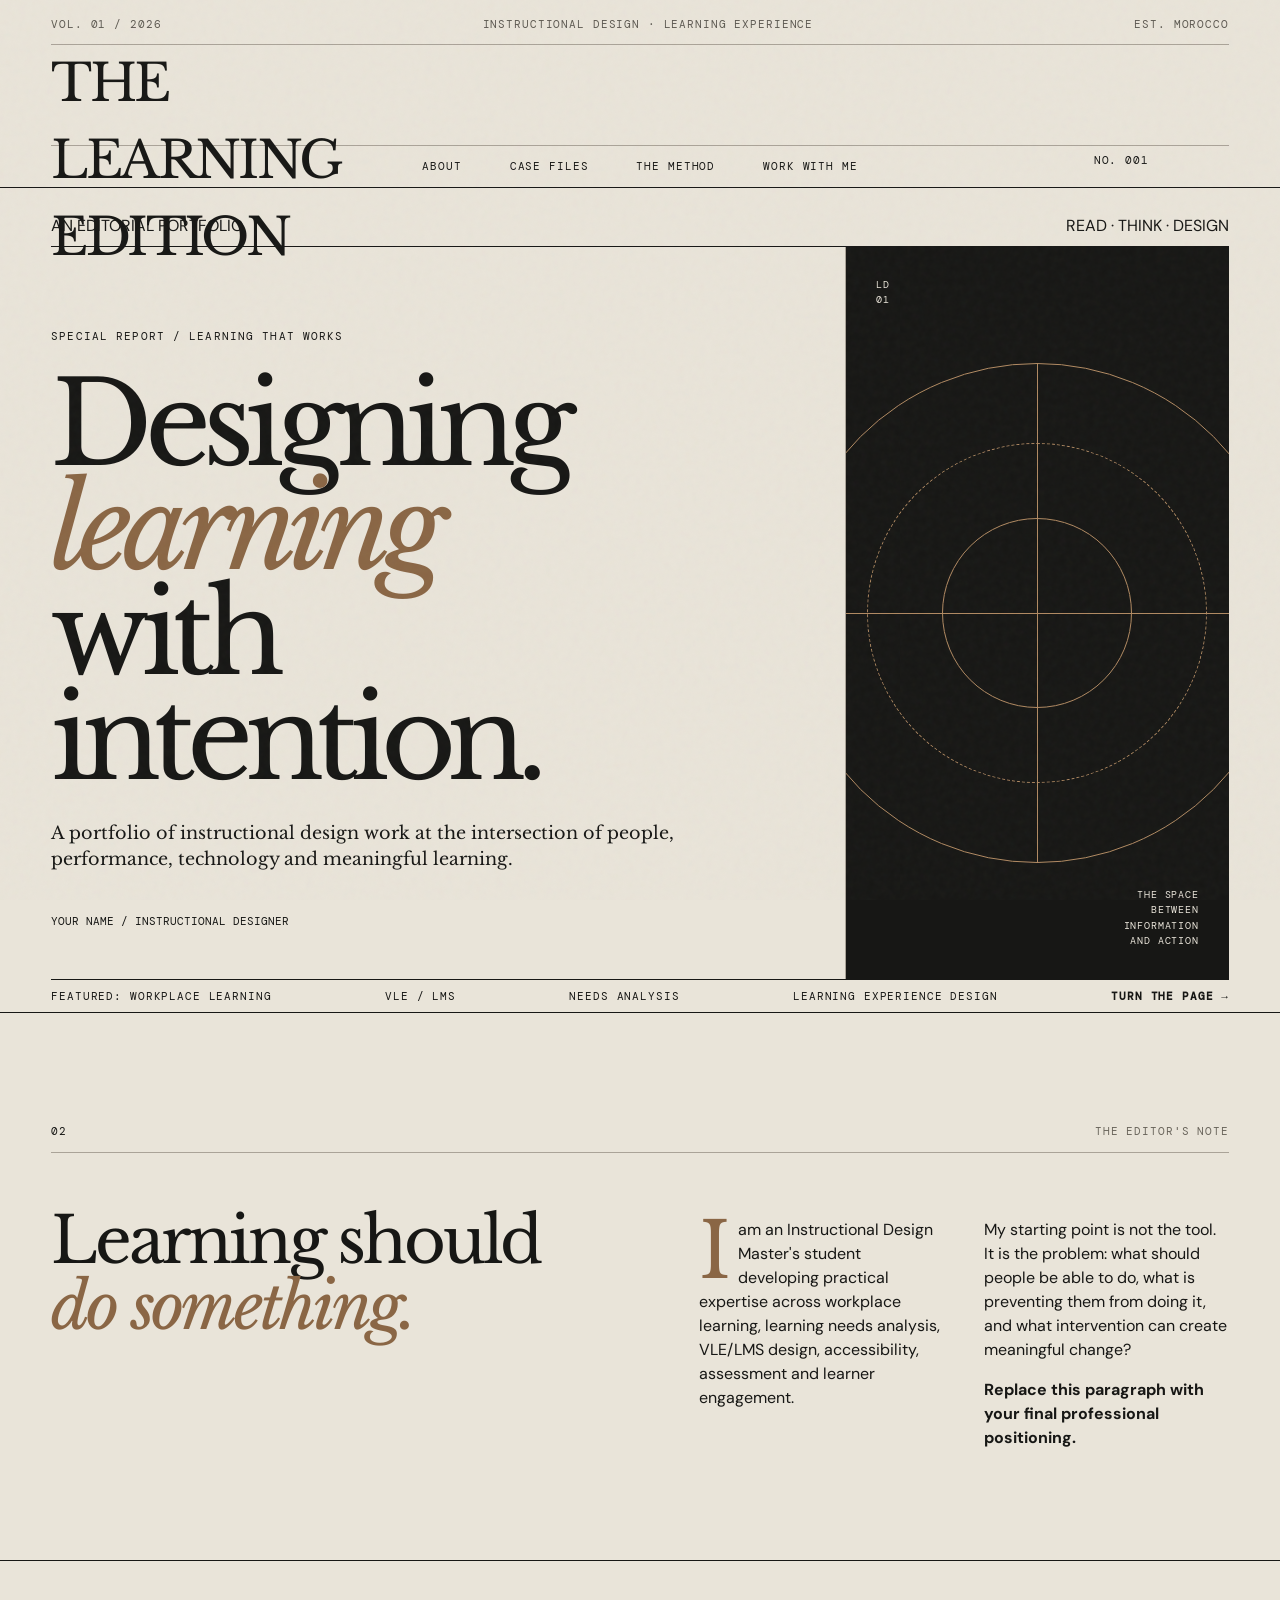
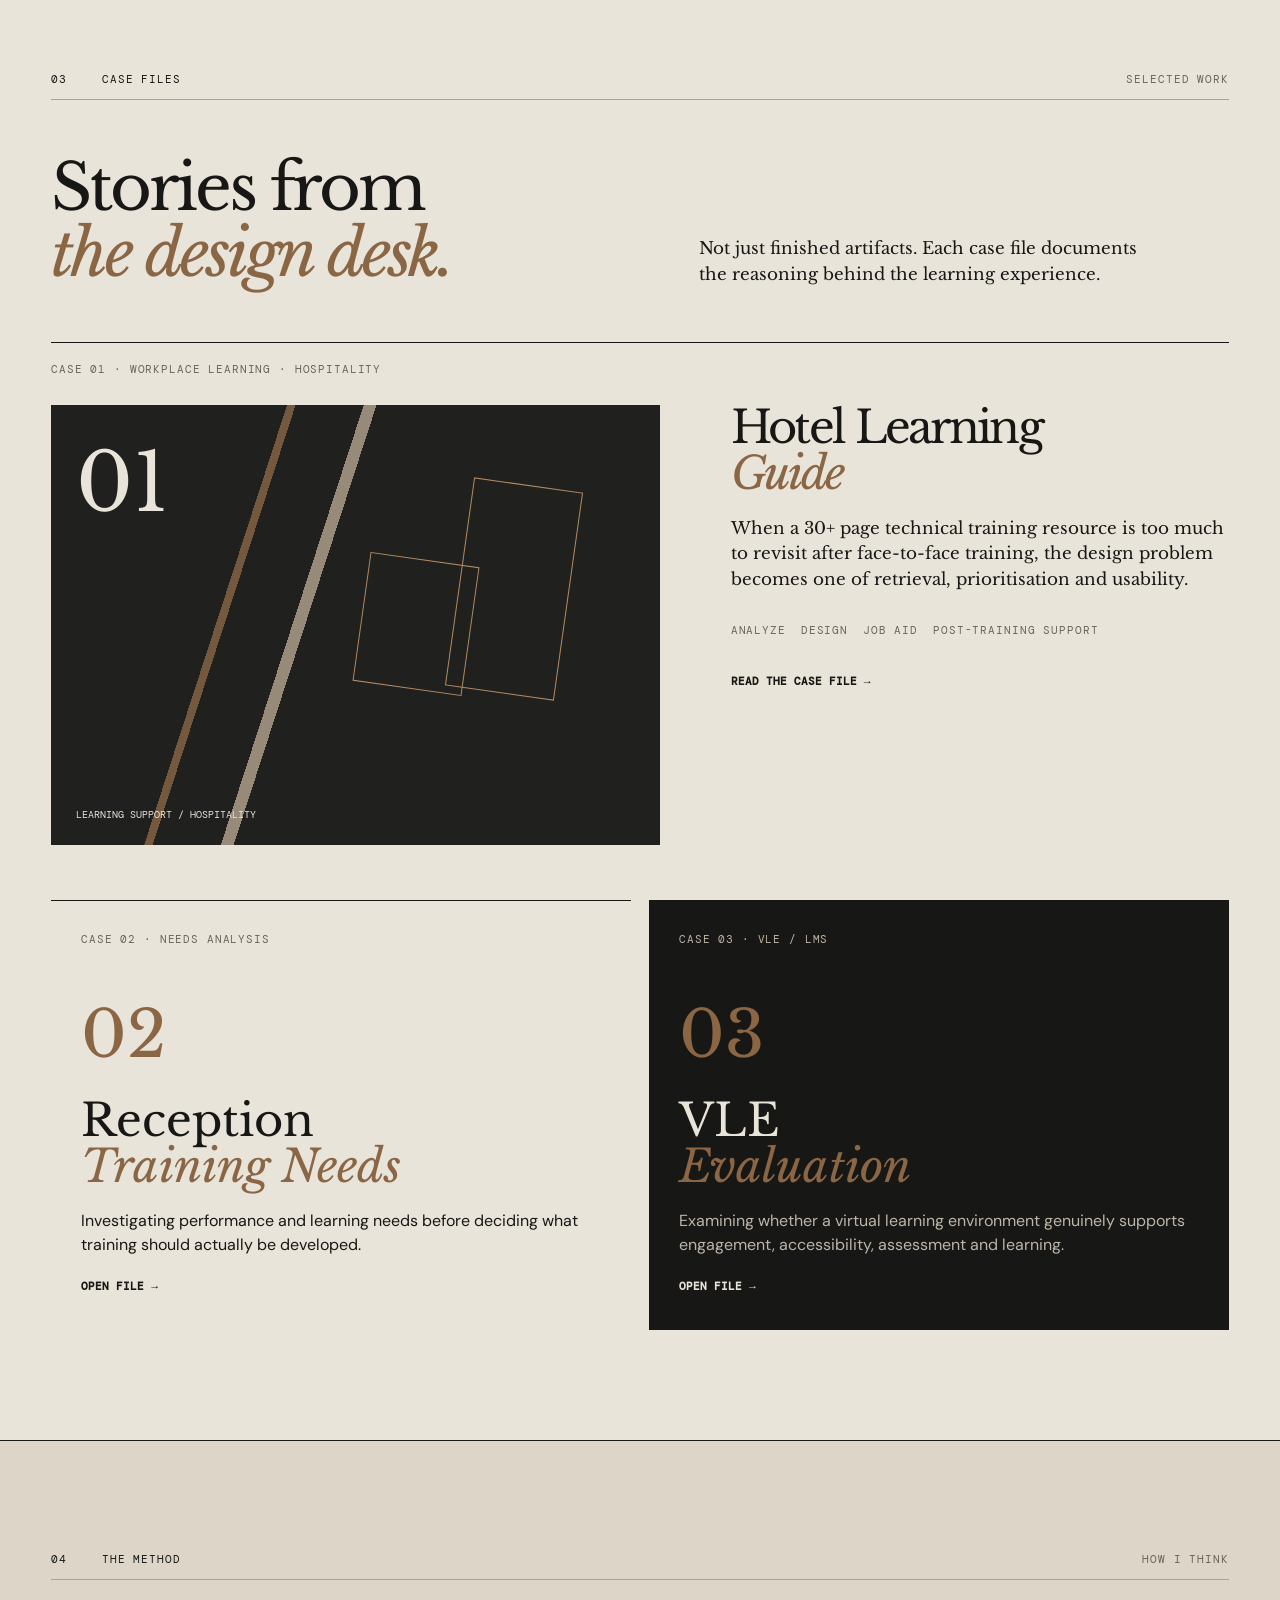
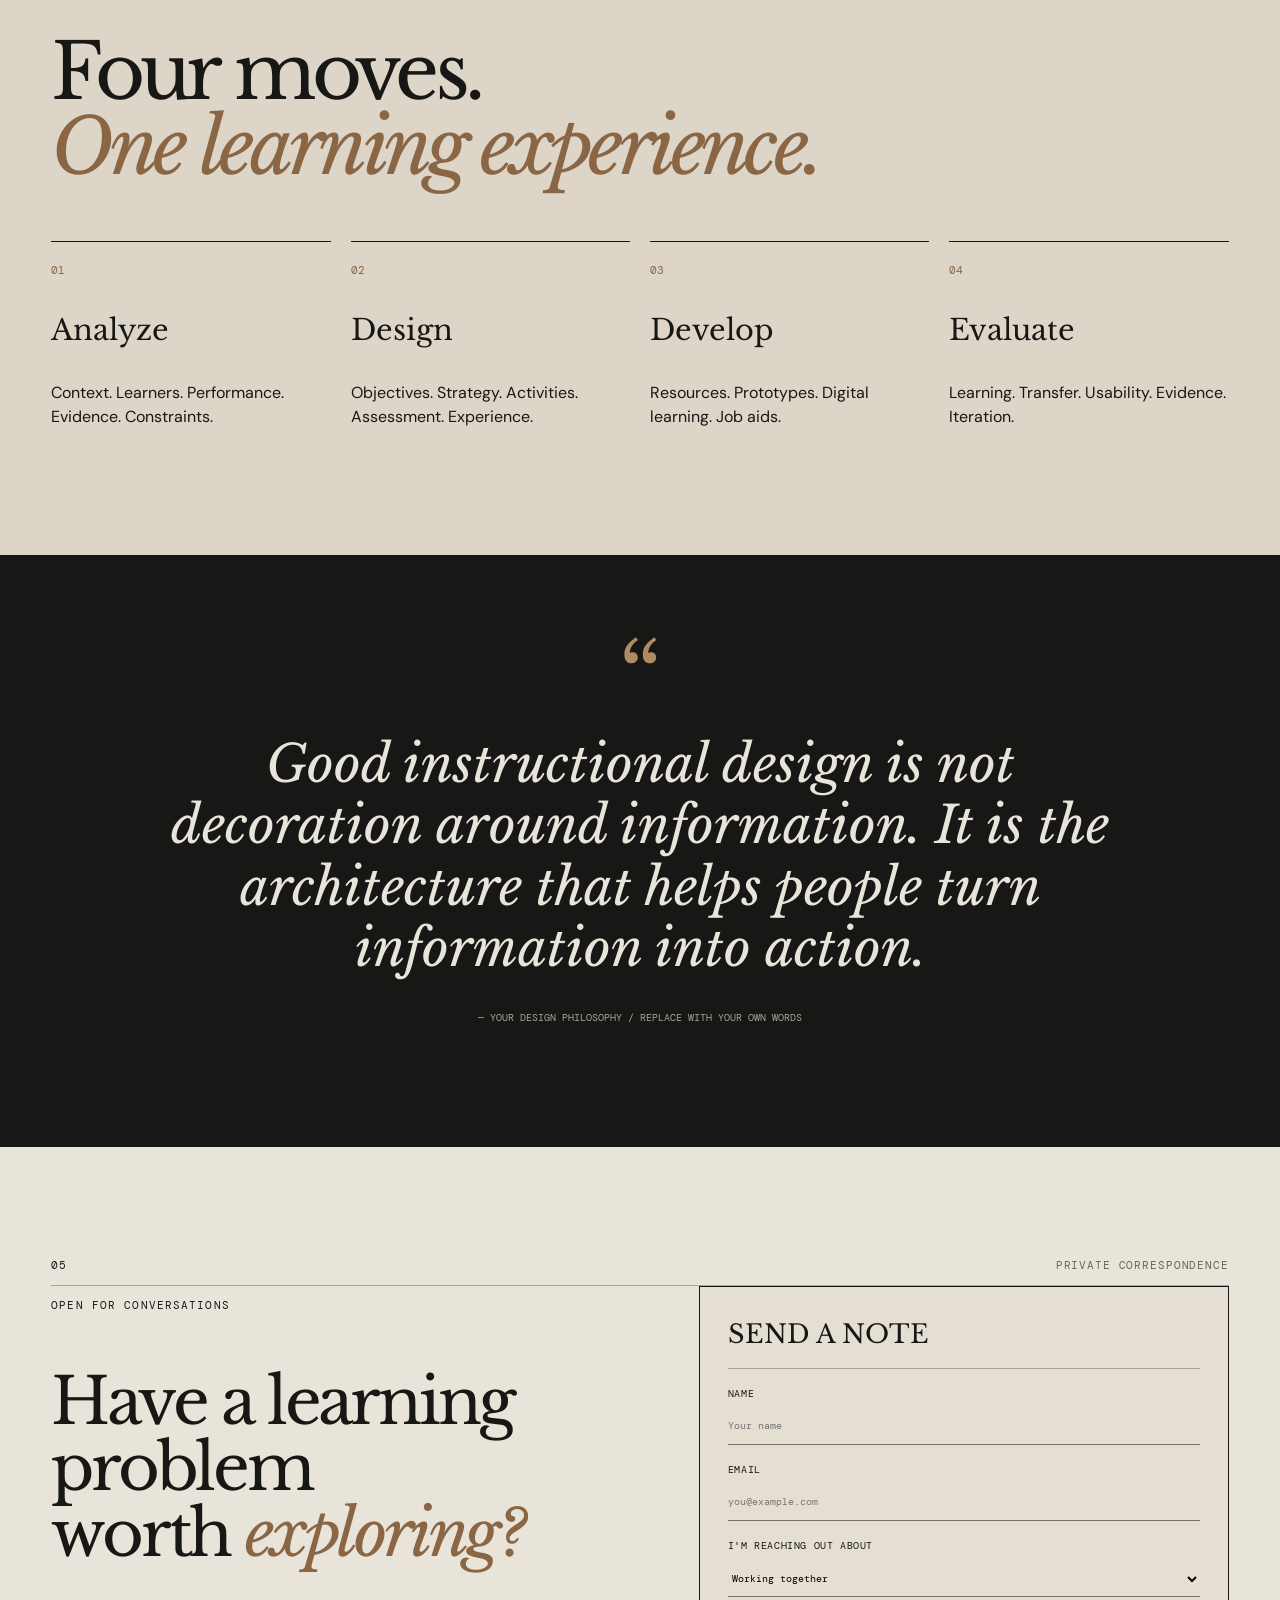
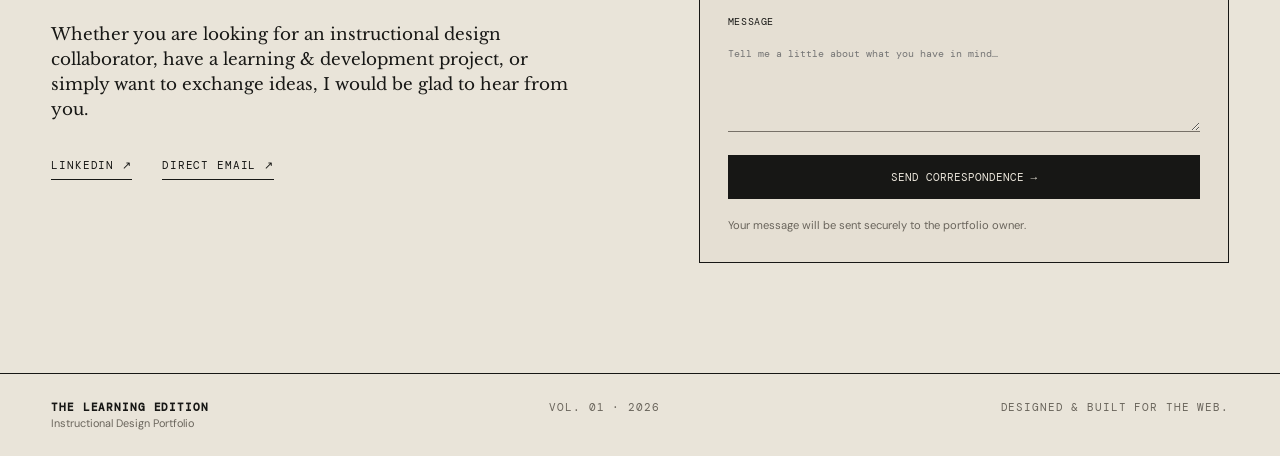
<file: index.html>
<!doctype html>
<html lang="en">
<head>
  <meta charset="utf-8">
  <meta name="viewport" content="width=device-width,initial-scale=1">
  <meta name="description" content="Instructional Design portfolio — editorially presented learning experiences, workplace learning and learning technology.">
  <title>THE LEARNING EDITION — Your Name</title>
  <link rel="preconnect" href="https://fonts.googleapis.com">
  <link rel="preconnect" href="https://fonts.gstatic.com" crossorigin>
  <link href="https://fonts.googleapis.com/css2?family=DM+Mono:wght@400;500&family=DM+Sans:wght@400;500;600;700&family=Libre+Baskerville:ital,wght@0,400;0,700;1,400&display=swap" rel="stylesheet">
  <link rel="stylesheet" href="assets/css/style.css">
</head>
<body>
  <div class="paper-grain"></div>

  <header class="masthead">
    <div class="utility">
      <span>VOL. 01 / 2026</span>
      <span>INSTRUCTIONAL DESIGN · LEARNING EXPERIENCE</span>
      <span>EST. MOROCCO</span>
    </div>
    <div class="title-row">
      <button class="menu" aria-label="Open navigation">☰</button>
      <a class="publication" href="#top">THE LEARNING EDITION</a>
      <span class="issue">NO. 001</span>
    </div>
    <nav class="nav">
      <a href="#about">About</a>
      <a href="#work">Case Files</a>
      <a href="#method">The Method</a>
      <a href="#contact">Work With Me</a>
    </nav>
  </header>

  <main id="top">
    <section class="cover">
      <div class="cover-kicker">
        <span>AN EDITORIAL PORTFOLIO</span>
        <span>READ · THINK · DESIGN</span>
      </div>
      <div class="cover-grid">
        <div class="cover-main">
          <p class="issue-label">SPECIAL REPORT / LEARNING THAT WORKS</p>
          <h1>Designing<br><i>learning</i><br>with intention.</h1>
          <p class="standfirst">A portfolio of instructional design work at the intersection of people, performance, technology and meaningful learning.</p>
          <div class="cover-byline">YOUR NAME / INSTRUCTIONAL DESIGNER</div>
        </div>
        <div class="cover-art" aria-hidden="true">
          <div class="orbit o1"></div><div class="orbit o2"></div><div class="orbit o3"></div>
          <div class="crosshair"></div>
          <span class="art-note">LD<br>01</span>
          <span class="art-caption">THE SPACE<br>BETWEEN<br>INFORMATION<br>AND ACTION</span>
        </div>
      </div>
      <div class="cover-footer">
        <span>FEATURED: WORKPLACE LEARNING</span>
        <span>VLE / LMS</span>
        <span>NEEDS ANALYSIS</span>
        <span>LEARNING EXPERIENCE DESIGN</span>
        <a href="#work">TURN THE PAGE →</a>
      </div>
    </section>

    <section id="about" class="newspaper-section about">
      <div class="section-label"><span>02</span><span>THE EDITOR'S NOTE</span></div>
      <div class="about-grid">
        <div><h2>Learning should<br><em>do something.</em></h2></div>
        <div class="columns">
          <p class="dropcap">I am an Instructional Design Master's student developing practical expertise across workplace learning, learning needs analysis, VLE/LMS design, accessibility, assessment and learner engagement.</p>
          <p>My starting point is not the tool. It is the problem: what should people be able to do, what is preventing them from doing it, and what intervention can create meaningful change?</p>
          <p><strong>Replace this paragraph with your final professional positioning.</strong></p>
        </div>
      </div>
    </section>

    <section id="work" class="newspaper-section">
      <div class="section-label"><span>03</span><span>CASE FILES</span><span>SELECTED WORK</span></div>
      <div class="headline-row">
        <h2>Stories from<br><em>the design desk.</em></h2>
        <p>Not just finished artifacts. Each case file documents the reasoning behind the learning experience.</p>
      </div>

      <article class="case hero-case">
        <div class="case-meta">CASE 01 · WORKPLACE LEARNING · HOSPITALITY</div>
        <div class="case-layout">
          <div class="case-image abstract-hotel">
            <span>01</span><div class="window"></div><div class="window w2"></div>
            <small>LEARNING SUPPORT / HOSPITALITY</small>
          </div>
          <div class="case-copy">
            <h3>Hotel Learning<br><em>Guide</em></h3>
            <p class="dek">When a 30+ page technical training resource is too much to revisit after face-to-face training, the design problem becomes one of retrieval, prioritisation and usability.</p>
            <div class="mini-facts"><span>ANALYZE</span><span>DESIGN</span><span>JOB AID</span><span>POST-TRAINING SUPPORT</span></div>
            <a class="read-more" href="projects/hotel-learning-guide.html">READ THE CASE FILE →</a>
          </div>
        </div>
      </article>

      <div class="case-pair">
        <article class="case">
          <div class="case-meta">CASE 02 · NEEDS ANALYSIS</div>
          <div class="number">02</div>
          <h3>Reception<br><em>Training Needs</em></h3>
          <p>Investigating performance and learning needs before deciding what training should actually be developed.</p>
          <a class="read-more" href="projects/reception-tna.html">OPEN FILE →</a>
        </article>
        <article class="case dark">
          <div class="case-meta">CASE 03 · VLE / LMS</div>
          <div class="number">03</div>
          <h3>VLE<br><em>Evaluation</em></h3>
          <p>Examining whether a virtual learning environment genuinely supports engagement, accessibility, assessment and learning.</p>
          <a class="read-more" href="projects/vle-evaluation.html">OPEN FILE →</a>
        </article>
      </div>
    </section>

    <section id="method" class="newspaper-section method">
      <div class="section-label"><span>04</span><span>THE METHOD</span><span>HOW I THINK</span></div>
      <h2>Four moves.<br><em>One learning experience.</em></h2>
      <div class="method-grid">
        <div><span>01</span><h3>Analyze</h3><p>Context. Learners. Performance. Evidence. Constraints.</p></div>
        <div><span>02</span><h3>Design</h3><p>Objectives. Strategy. Activities. Assessment. Experience.</p></div>
        <div><span>03</span><h3>Develop</h3><p>Resources. Prototypes. Digital learning. Job aids.</p></div>
        <div><span>04</span><h3>Evaluate</h3><p>Learning. Transfer. Usability. Evidence. Iteration.</p></div>
      </div>
    </section>

    <section class="manifesto">
      <p class="quote-mark">“</p>
      <blockquote>Good instructional design is not decoration around information. It is the architecture that helps people turn information into action.</blockquote>
      <p class="quote-credit">— YOUR DESIGN PHILOSOPHY / REPLACE WITH YOUR OWN WORDS</p>
    </section>

    <section id="contact" class="newspaper-section contact">
      <div class="section-label"><span>05</span><span>PRIVATE CORRESPONDENCE</span></div>
      <div class="contact-grid">
        <div>
          <p class="issue-label">OPEN FOR CONVERSATIONS</p>
          <h2>Have a learning problem<br>worth <em>exploring?</em></h2>
          <p class="dek">Whether you are looking for an instructional design collaborator, have a learning & development project, or simply want to exchange ideas, I would be glad to hear from you.</p>
          <div class="contact-links">
            <a href="https://www.linkedin.com/in/YOUR-LINKEDIN" target="_blank" rel="noopener">LinkedIn ↗</a>
            <a href="mailto:YOUR-EMAIL@example.com">Direct email ↗</a>
          </div>
        </div>
        <form class="interest-form" action="https://formspree.io/f/YOUR_FORMSPREE_ID" method="POST">
          <div class="form-title">SEND A NOTE</div>
          <label>Name<input name="name" type="text" placeholder="Your name" required></label>
          <label>Email<input name="email" type="email" placeholder="you@example.com" required></label>
          <label>I'm reaching out about
            <select name="interest">
              <option>Working together</option>
              <option>An instructional design project</option>
              <option>A learning & development opportunity</option>
              <option>Networking / exchanging ideas</option>
            </select>
          </label>
          <label>Message<textarea name="message" rows="5" placeholder="Tell me a little about what you have in mind…" required></textarea></label>
          <button type="submit">SEND CORRESPONDENCE →</button>
          <small>Your message will be sent securely to the portfolio owner.</small>
        </form>
      </div>
    </section>
  </main>

  <footer>
    <div><strong>THE LEARNING EDITION</strong><br><span>Instructional Design Portfolio</span></div>
    <div>VOL. 01 · 2026</div>
    <div>Designed & built for the web.</div>
  </footer>
  <script src="assets/js/main.js"></script>
</body>
</html>
</file>
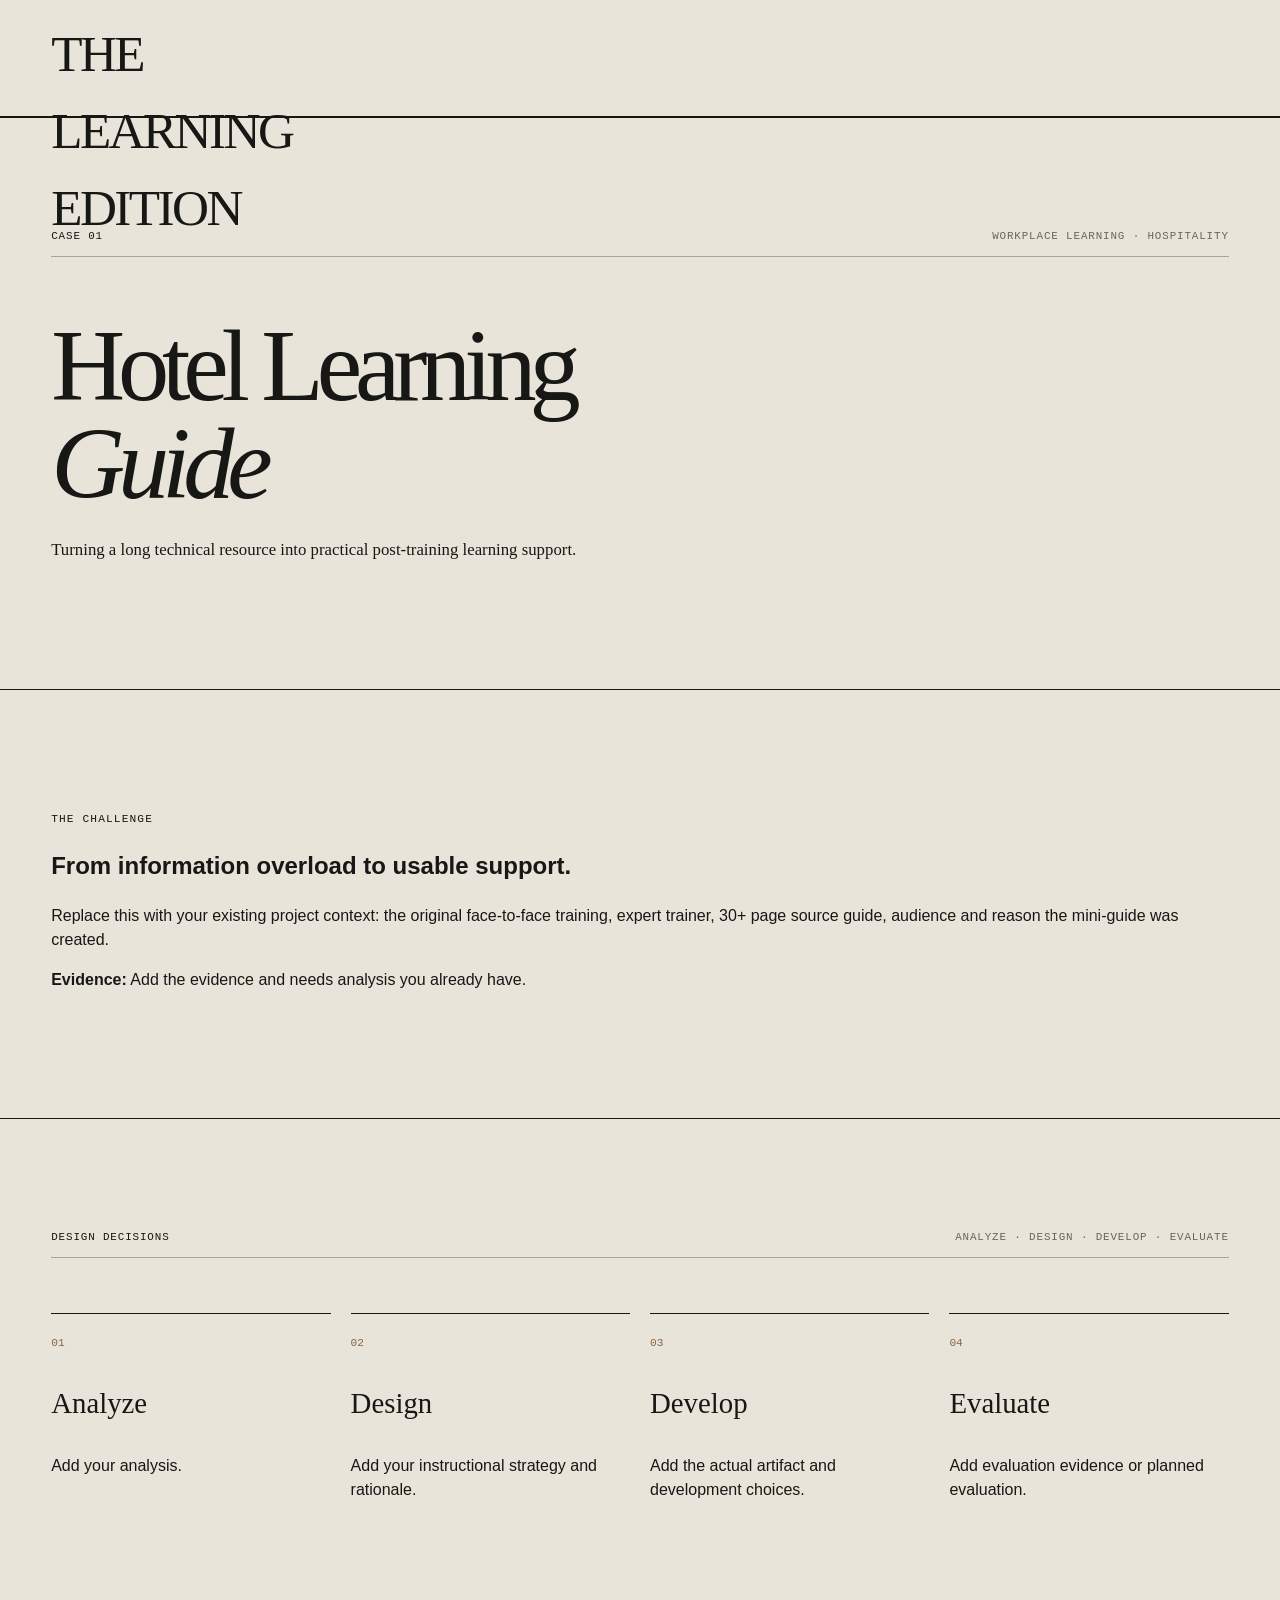
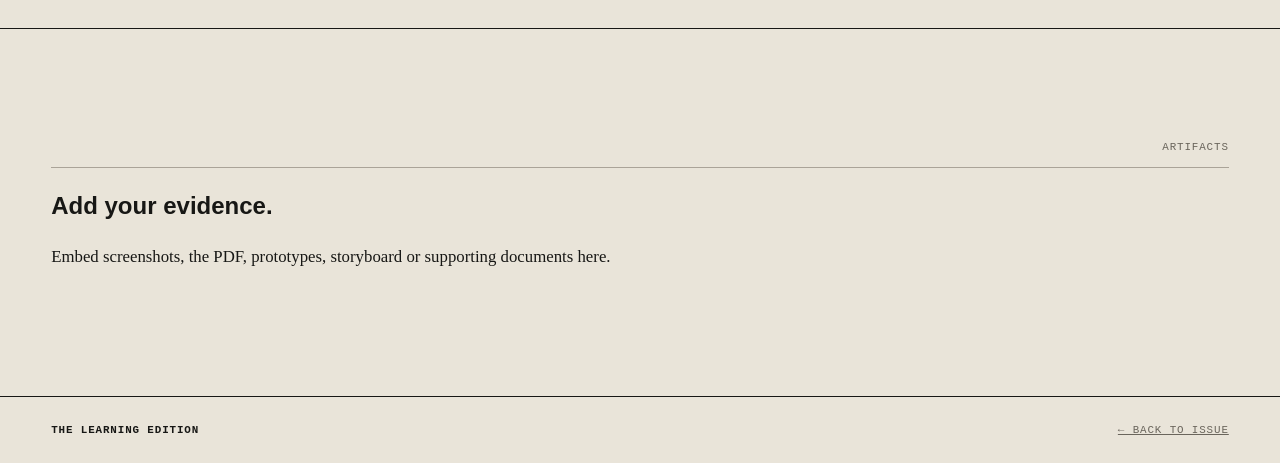
<file: hotel-learning-guide.html>
<!doctype html><html lang="en"><head><meta charset="utf-8"><meta name="viewport" content="width=device-width,initial-scale=1"><title>Case 01 — Hotel Learning Guide</title><link rel="stylesheet" href="../assets/css/style.css"></head><body><header class="masthead"><div class="title-row"><a class="publication" href="../index.html">THE LEARNING EDITION</a></div></header><main><section class="newspaper-section"><div class="section-label"><span>CASE 01</span><span>WORKPLACE LEARNING · HOSPITALITY</span></div><h1 style="font-family:'Libre Baskerville',serif;font-size:clamp(3.5rem,8vw,8rem);font-weight:400;line-height:.95;letter-spacing:-.07em;margin:60px 0 25px">Hotel Learning<br><em>Guide</em></h1><p class="dek">Turning a long technical resource into practical post-training learning support.</p></section><section class="newspaper-section two-col"><div><p class="issue-label">THE CHALLENGE</p><h2>From information overload to usable support.</h2></div><div class="body-copy"><p>Replace this with your existing project context: the original face-to-face training, expert trainer, 30+ page source guide, audience and reason the mini-guide was created.</p><p><strong>Evidence:</strong> Add the evidence and needs analysis you already have.</p></div></section><section class="newspaper-section"><div class="section-label"><span>DESIGN DECISIONS</span><span>ANALYZE · DESIGN · DEVELOP · EVALUATE</span></div><div class="method-grid" style="margin-top:55px"><div><span>01</span><h3>Analyze</h3><p>Add your analysis.</p></div><div><span>02</span><h3>Design</h3><p>Add your instructional strategy and rationale.</p></div><div><span>03</span><h3>Develop</h3><p>Add the actual artifact and development choices.</p></div><div><span>04</span><h3>Evaluate</h3><p>Add evaluation evidence or planned evaluation.</p></div></div></section><section class="newspaper-section"><div class="section-label"><span>ARTIFACTS</span></div><h2>Add your evidence.</h2><p class="dek">Embed screenshots, the PDF, prototypes, storyboard or supporting documents here.</p></section></main><footer><strong>THE LEARNING EDITION</strong><a href="../index.html">← Back to issue</a></footer></body></html>
</file>
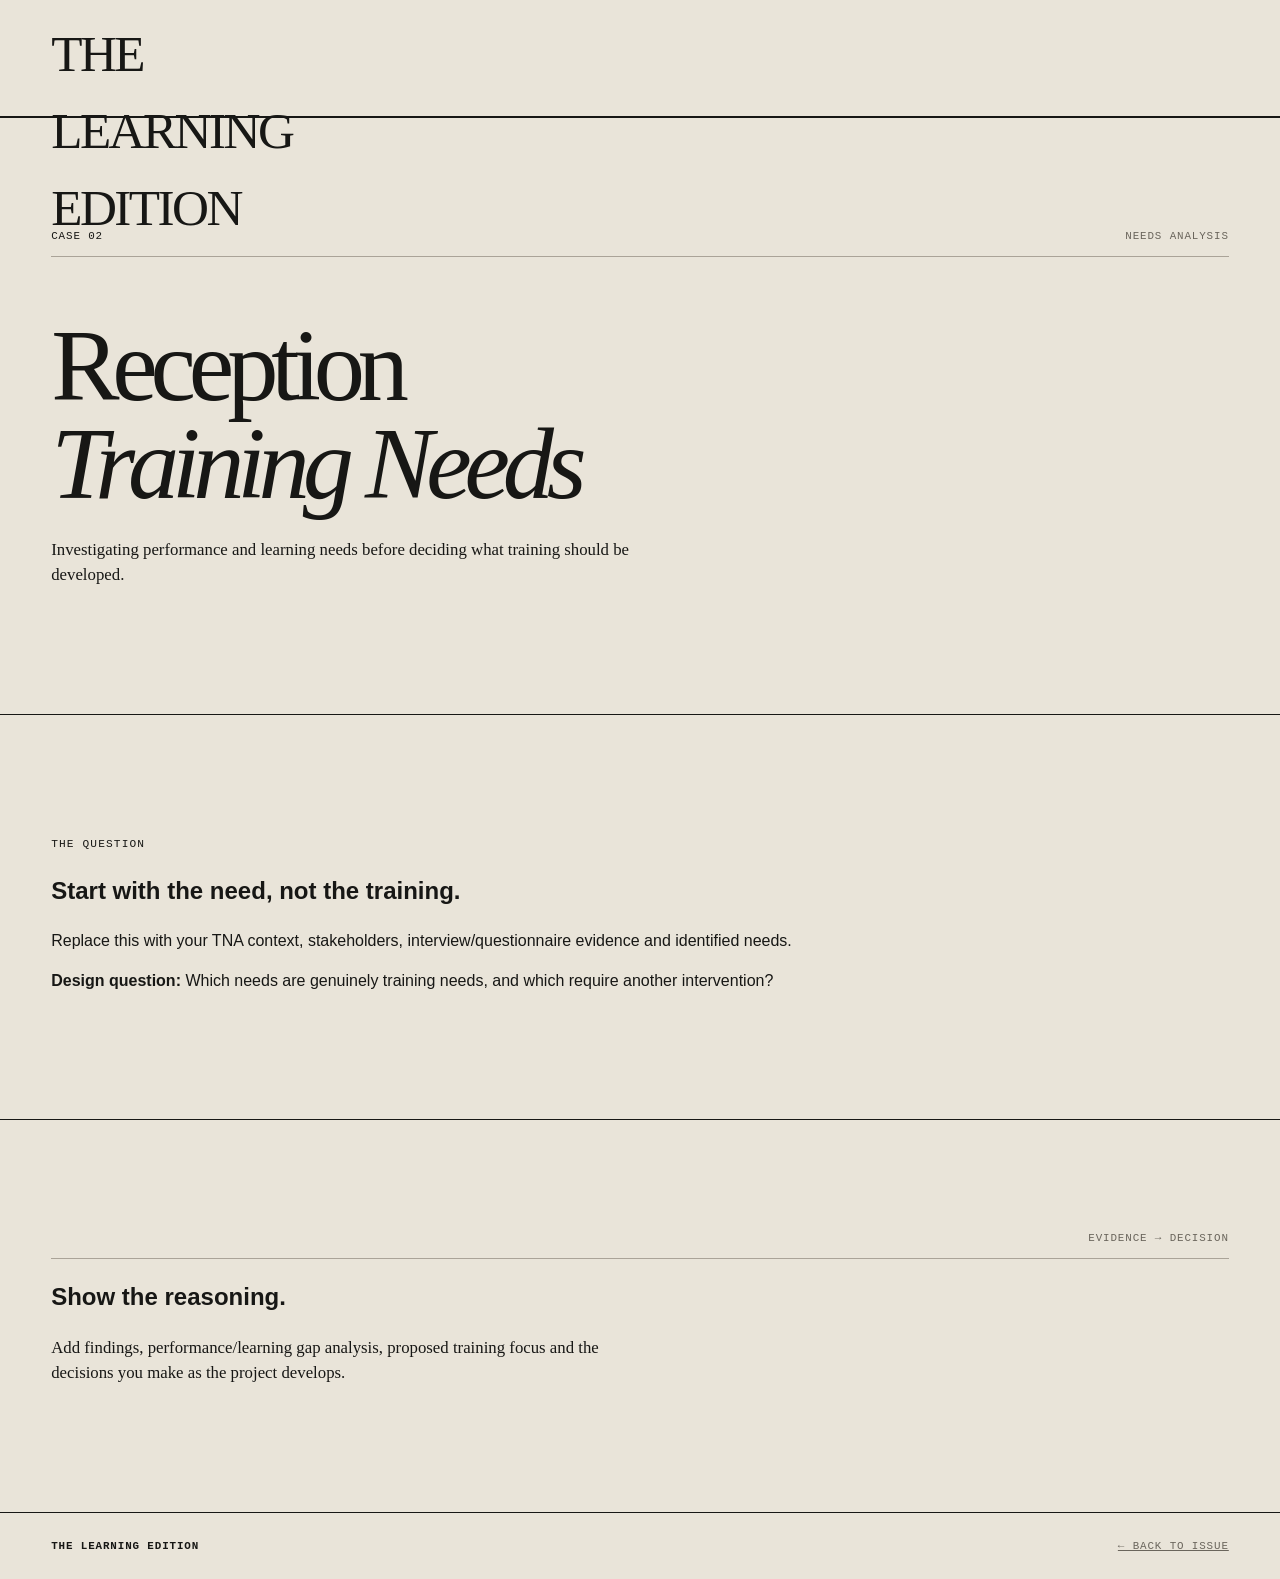
<file: reception-tna.html>
<!doctype html><html lang="en"><head><meta charset="utf-8"><meta name="viewport" content="width=device-width,initial-scale=1"><title>Case 02 — Reception Training Needs</title><link rel="stylesheet" href="../assets/css/style.css"></head><body><header class="masthead"><div class="title-row"><a class="publication" href="../index.html">THE LEARNING EDITION</a></div></header><main><section class="newspaper-section"><div class="section-label"><span>CASE 02</span><span>NEEDS ANALYSIS</span></div><h1 style="font-family:'Libre Baskerville',serif;font-size:clamp(3.5rem,8vw,8rem);font-weight:400;line-height:.95;letter-spacing:-.07em;margin:60px 0 25px">Reception<br><em>Training Needs</em></h1><p class="dek">Investigating performance and learning needs before deciding what training should be developed.</p></section><section class="newspaper-section two-col"><div><p class="issue-label">THE QUESTION</p><h2>Start with the need, not the training.</h2></div><div class="body-copy"><p>Replace this with your TNA context, stakeholders, interview/questionnaire evidence and identified needs.</p><p><strong>Design question:</strong> Which needs are genuinely training needs, and which require another intervention?</p></div></section><section class="newspaper-section"><div class="section-label"><span>EVIDENCE → DECISION</span></div><h2>Show the reasoning.</h2><p class="dek">Add findings, performance/learning gap analysis, proposed training focus and the decisions you make as the project develops.</p></section></main><footer><strong>THE LEARNING EDITION</strong><a href="../index.html">← Back to issue</a></footer></body></html>
</file>
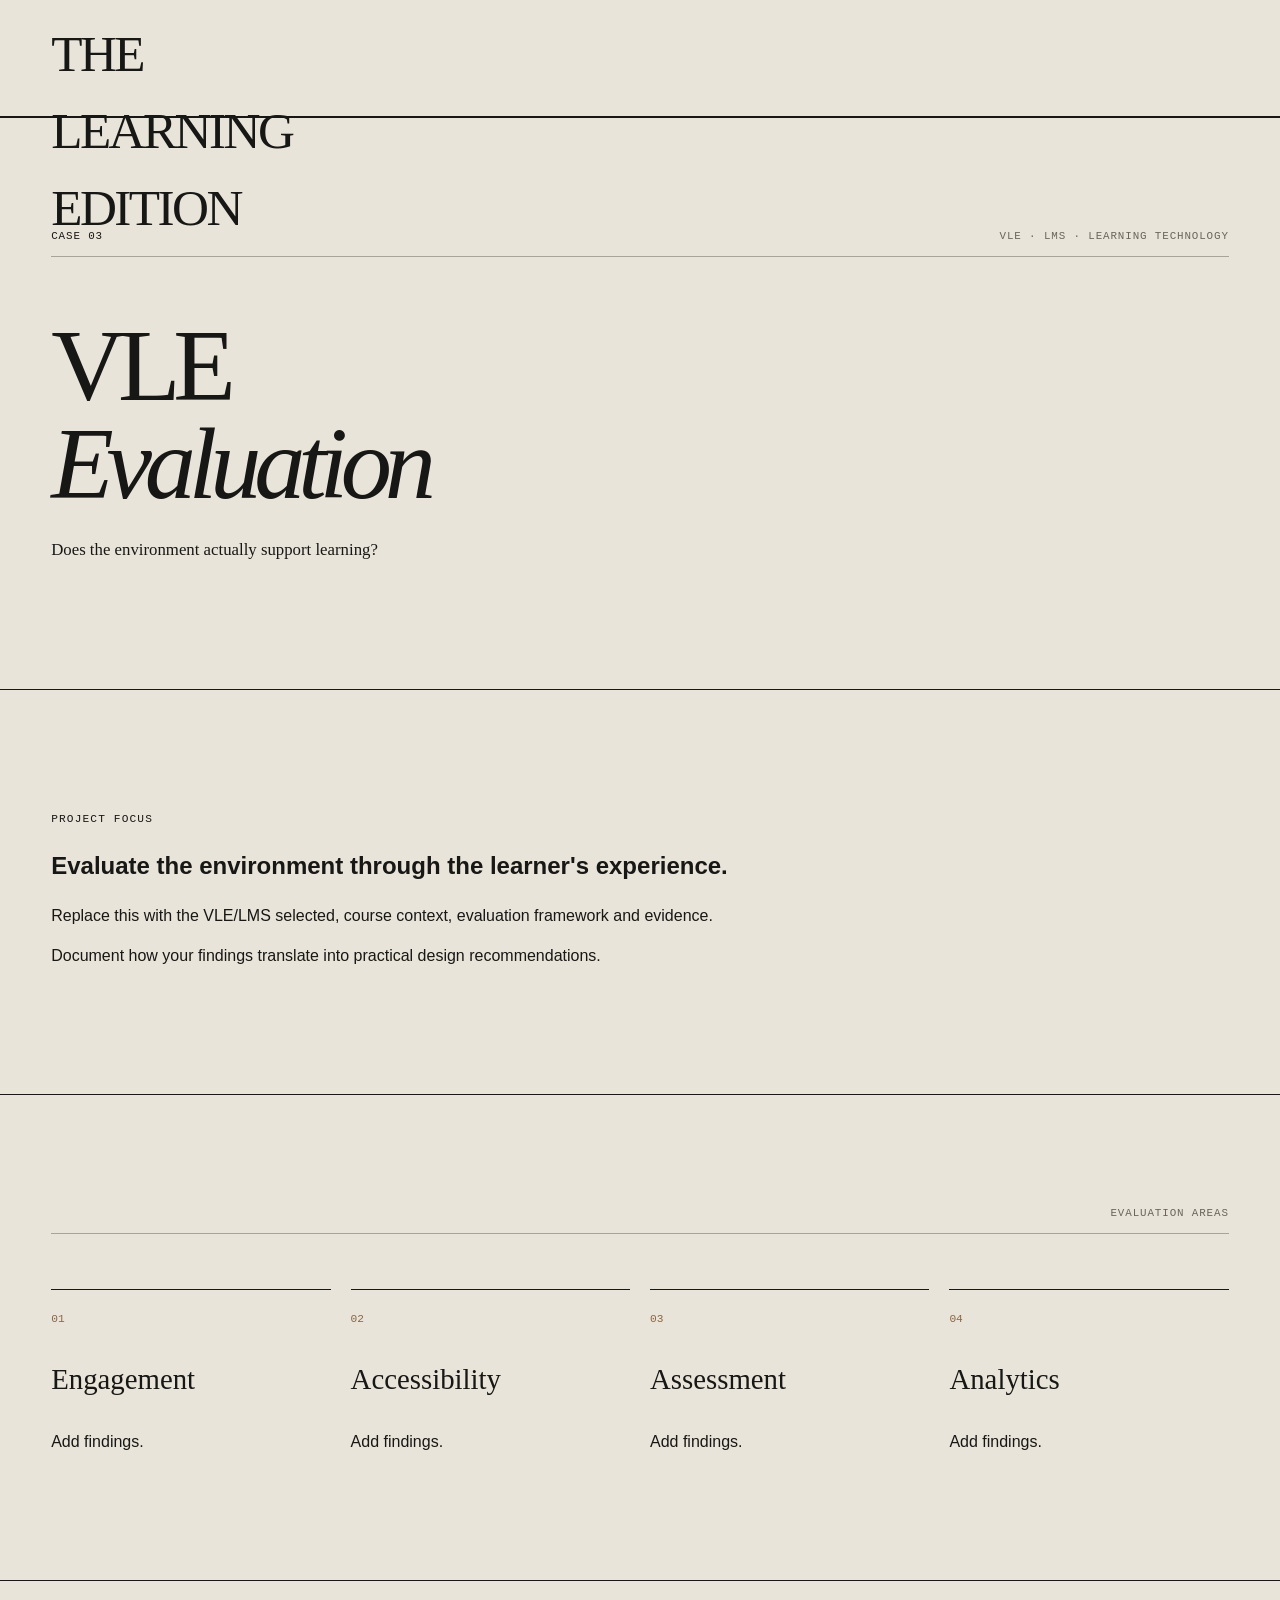
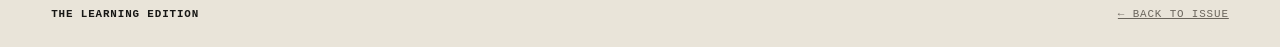
<file: vle-evaluation.html>
<!doctype html><html lang="en"><head><meta charset="utf-8"><meta name="viewport" content="width=device-width,initial-scale=1"><title>Case 03 — VLE Evaluation</title><link rel="stylesheet" href="../assets/css/style.css"></head><body><header class="masthead"><div class="title-row"><a class="publication" href="../index.html">THE LEARNING EDITION</a></div></header><main><section class="newspaper-section"><div class="section-label"><span>CASE 03</span><span>VLE · LMS · LEARNING TECHNOLOGY</span></div><h1 style="font-family:'Libre Baskerville',serif;font-size:clamp(3.5rem,8vw,8rem);font-weight:400;line-height:.95;letter-spacing:-.07em;margin:60px 0 25px">VLE<br><em>Evaluation</em></h1><p class="dek">Does the environment actually support learning?</p></section><section class="newspaper-section two-col"><div><p class="issue-label">PROJECT FOCUS</p><h2>Evaluate the environment through the learner's experience.</h2></div><div class="body-copy"><p>Replace this with the VLE/LMS selected, course context, evaluation framework and evidence.</p><p>Document how your findings translate into practical design recommendations.</p></div></section><section class="newspaper-section"><div class="section-label"><span>EVALUATION AREAS</span></div><div class="method-grid" style="margin-top:55px"><div><span>01</span><h3>Engagement</h3><p>Add findings.</p></div><div><span>02</span><h3>Accessibility</h3><p>Add findings.</p></div><div><span>03</span><h3>Assessment</h3><p>Add findings.</p></div><div><span>04</span><h3>Analytics</h3><p>Add findings.</p></div></div></section></main><footer><strong>THE LEARNING EDITION</strong><a href="../index.html">← Back to issue</a></footer></body></html>
</file>
<file: assets/css/style.css>
* {
  box-sizing: border-box;
}
html {
  scroll-behavior: smooth;
}
body {
  margin: 0;
  background: #e9e4d9;
  color: #171715;
  font-family: "DM Sans", sans-serif;
  line-height: 1.5;
}
.paper-grain {
  position: fixed;
  inset: 0;
  pointer-events: none;
  opacity: 0.06;
  z-index: 20;
  background-image: url("data:image/svg+xml,%3Csvg viewBox='0 0 160 160' xmlns='http://www.w3.org/2000/svg'%3E%3Cfilter id='n'%3E%3CfeTurbulence type='fractalNoise' baseFrequency='.8' numOctaves='4' stitchTiles='stitch'/%3E%3C/filter%3E%3Crect width='100%25' height='100%25' filter='url(%23n)' opacity='.55'/%3E%3C/svg%3E");
}
a {
  color: inherit;
}
.masthead {
  max-width: 1500px;
  margin: auto;
  padding: 16px 4vw 0;
  border-bottom: 1px solid #171715;
}
.utility,
.title-row,
.nav,
.cover-footer,
.section-label,
.mini-facts,
.contact-links,
footer {
  font-family: "DM Mono", monospace;
  text-transform: uppercase;
  letter-spacing: 0.08em;
  font-size: 0.68rem;
}
.utility {
  display: flex;
  justify-content: space-between;
  padding-bottom: 12px;
  border-bottom: 1px solid #aaa398;
  color: #5e5a52;
}
.title-row {
  height: 100px;
  display: grid;
  grid-template-columns: 80px 1fr 80px;
  align-items: center;
}
.publication {
  font-family: "Libre Baskerville", serif;
  text-align: center;
  text-decoration: none;
  font-size: clamp(1.7rem, 4vw, 4rem);
  letter-spacing: -0.05em;
}
.issue {
  text-align: right;
}
.menu {
  display: none;
  background: none;
  border: 0;
  font-size: 1.2rem;
}
.nav {
  display: flex;
  justify-content: center;
  gap: 48px;
  padding: 12px;
  border-top: 1px solid #aaa398;
}
.nav a {
  text-decoration: none;
}
.nav a:hover,
.contact-links a:hover {
  color: #8a6645;
}
.cover {
  max-width: 1500px;
  margin: auto;
  padding: 18px 4vw 0;
}
.cover-kicker,
.cover-footer {
  display: flex;
  justify-content: space-between;
  gap: 20px;
  border-bottom: 1px solid #171715;
  padding: 8px 0;
}
.cover-grid {
  display: grid;
  grid-template-columns: 1.35fr 0.65fr;
  min-height: 650px;
  border-bottom: 1px solid #171715;
}
.cover-main {
  padding: 70px 6vw 50px 0;
  border-right: 1px solid #aaa398;
}
.issue-label {
  font-family: "DM Mono", monospace;
  font-size: 0.7rem;
  letter-spacing: 0.1em;
}
.cover h1 {
  font-family: "Libre Baskerville", serif;
  font-size: clamp(4rem, 9vw, 9.5rem);
  font-weight: 400;
  line-height: 0.91;
  letter-spacing: -0.075em;
  margin: 28px 0;
}
.cover h1 i,
h2 em,
h3 em {
  color: #8a6645;
  font-style: italic;
}
.standfirst {
  font-family: "Libre Baskerville", serif;
  font-size: 1.1rem;
  max-width: 650px;
}
.cover-byline {
  font-family: "DM Mono", monospace;
  font-size: 0.68rem;
  margin-top: 40px;
}
.cover-art {
  position: relative;
  overflow: hidden;
  background: #171715;
  color: #e9e4d9;
  min-height: 600px;
}
.orbit {
  position: absolute;
  border: 1px solid #b18a62;
  border-radius: 50%;
  width: 500px;
  height: 500px;
  left: 50%;
  top: 50%;
  transform: translate(-50%, -50%);
}
.o2 {
  width: 340px;
  height: 340px;
  border-style: dashed;
}
.o3 {
  width: 190px;
  height: 190px;
}
.crosshair {
  position: absolute;
  width: 100%;
  height: 1px;
  background: #b18a62;
  top: 50%;
}
.crosshair:after {
  content: "";
  position: absolute;
  height: 100%;
  width: 1px;
  background: #b18a62;
  left: 50%;
  top: -250px;
  height: 500px;
}
.art-note,
.art-caption {
  position: absolute;
  font-family: "DM Mono", monospace;
  font-size: 0.65rem;
  letter-spacing: 0.08em;
}
.art-note {
  top: 30px;
  left: 30px;
}
.art-caption {
  bottom: 30px;
  right: 30px;
  text-align: right;
}
.cover-footer {
  border-bottom: 0;
}
.cover-footer a {
  font-weight: 700;
  text-decoration: none;
}
.newspaper-section {
  max-width: 1500px;
  margin: auto;
  padding: 110px 4vw;
  border-top: 1px solid #171715;
}
.section-label {
  display: flex;
  gap: 35px;
  padding-bottom: 12px;
  border-bottom: 1px solid #aaa398;
}
.section-label span:last-child {
  margin-left: auto;
  color: #6a655c;
}
.about-grid,
.headline-row,
.contact-grid {
  display: grid;
  grid-template-columns: 1fr 1fr;
  gap: 10%;
}
.about h2,
.headline-row h2,
.contact h2 {
  font-family: "Libre Baskerville", serif;
  font-size: clamp(2.7rem, 5vw, 6rem);
  line-height: 1.03;
  font-weight: 400;
  letter-spacing: -0.05em;
  margin: 55px 0;
}
.columns {
  column-count: 2;
  column-gap: 40px;
  margin-top: 65px;
}
.columns p {
  margin-top: 0;
  break-inside: avoid;
}
.dropcap:first-letter {
  font-family: "Libre Baskerville", serif;
  font-size: 4.8rem;
  float: left;
  line-height: 0.75;
  padding: 5px 7px 0 0;
  color: #8a6645;
}
.headline-row {
  align-items: end;
}
.headline-row h2 {
  margin-bottom: 45px;
}
.headline-row > p {
  font-family: "Libre Baskerville", serif;
  font-size: 1.05rem;
  max-width: 440px;
  margin-bottom: 45px;
}
.case {
  border-top: 1px solid #171715;
  padding-top: 18px;
}
.case-meta {
  font-family: "DM Mono", monospace;
  font-size: 0.67rem;
  letter-spacing: 0.08em;
  color: #6a655c;
}
.hero-case {
  margin-top: 10px;
}
.case-layout {
  display: grid;
  grid-template-columns: 1.1fr 0.9fr;
  gap: 6%;
  padding: 28px 0 55px;
}
.case-image {
  min-height: 440px;
  position: relative;
  overflow: hidden;
}
.abstract-hotel {
  background: #20201e;
  color: #e9e4d9;
}
.abstract-hotel:before {
  content: "";
  position: absolute;
  width: 70%;
  height: 120%;
  left: 20%;
  top: -10%;
  background: linear-gradient(
    90deg,
    transparent 0 10%,
    #8a6645 10% 12%,
    transparent 12% 28%,
    #b6a58f 28% 31%,
    transparent 31%
  );
  transform: skewX(-18deg);
  opacity: 0.8;
}
.abstract-hotel .window {
  position: absolute;
  width: 110px;
  height: 210px;
  border: 1px solid #b18a62;
  right: 15%;
  top: 18%;
  transform: rotate(8deg);
}
.abstract-hotel .w2 {
  right: 31%;
  top: 35%;
  height: 130px;
}
.abstract-hotel > span {
  position: absolute;
  z-index: 2;
  font-family: "Libre Baskerville", serif;
  font-size: 5rem;
  left: 25px;
  top: 18px;
}
.abstract-hotel small {
  position: absolute;
  bottom: 22px;
  left: 25px;
  font-family: "DM Mono", monospace;
  font-size: 0.6rem;
}
.case-copy h3 {
  font-family: "Libre Baskerville", serif;
  font-weight: 400;
  font-size: clamp(3rem, 5vw, 6rem);
  line-height: 0.98;
  letter-spacing: -0.06em;
  margin: 30px 0;
}
.dek {
  font-family: "Libre Baskerville", serif;
  font-size: 1.05rem;
  max-width: 600px;
}
.mini-facts {
  display: flex;
  flex-wrap: wrap;
  gap: 8px 15px;
  margin: 30px 0;
  color: #6a655c;
}
.read-more {
  font-family: "DM Mono", monospace;
  font-size: 0.7rem;
  font-weight: 700;
  text-decoration: none;
}
.case-pair {
  display: grid;
  grid-template-columns: 1fr 1fr;
  gap: 18px;
}
.case-pair .case {
  padding: 30px;
  min-height: 430px;
}
.case .number {
  font-family: "Libre Baskerville", serif;
  font-size: 4rem;
  color: #8a6645;
  margin: 40px 0 15px;
}
.case h3 {
  font-family: "Libre Baskerville", serif;
  font-weight: 400;
  font-size: 2.8rem;
  line-height: 1.02;
  margin: 0 0 20px;
}
.case p {
  max-width: 530px;
}
.dark {
  background: #171715;
  color: #e9e4d9;
  border-color: #171715;
}
.dark .case-meta,
.dark p {
  color: #bdb5a9;
}
.method {
  background: #dcd5c8;
}
.method h2 {
  font-family: "Libre Baskerville", serif;
  font-size: clamp(3rem, 6vw, 7rem);
  font-weight: 400;
  line-height: 0.98;
  letter-spacing: -0.06em;
  margin: 55px 0;
}
.method-grid {
  display: grid;
  grid-template-columns: repeat(4, 1fr);
  gap: 20px;
}
.method-grid > div {
  border-top: 1px solid #171715;
  padding-top: 15px;
}
.method-grid span {
  font-family: "DM Mono", monospace;
  font-size: 0.7rem;
  color: #8a6645;
}
.method-grid h3 {
  font-family: "Libre Baskerville", serif;
  font-size: 1.8rem;
  font-weight: 400;
}
.manifesto {
  background: #171715;
  color: #e9e4d9;
  padding: 110px 12vw;
  text-align: center;
}
.quote-mark {
  font-family: "Libre Baskerville", serif;
  color: #b18a62;
  font-size: 6rem;
  line-height: 0.4;
  margin: 0;
}
.manifesto blockquote {
  font-family: "Libre Baskerville", serif;
  font-size: clamp(1.8rem, 4vw, 4rem);
  line-height: 1.2;
  max-width: 1100px;
  margin: 30px auto;
  font-style: italic;
}
.quote-credit {
  font-family: "DM Mono", monospace;
  font-size: 0.65rem;
  color: #aaa398;
}
.contact h2 {
  margin-top: 55px;
}
.contact-grid {
  align-items: start;
}
.contact-links {
  display: flex;
  gap: 30px;
  margin-top: 35px;
}
.contact-links a {
  text-decoration: none;
  border-bottom: 1px solid #171715;
  padding-bottom: 5px;
}
.interest-form {
  border: 1px solid #171715;
  padding: 28px;
  display: flex;
  flex-direction: column;
  gap: 18px;
  background: #e5dfd3;
}
.form-title {
  font-family: "Libre Baskerville", serif;
  font-size: 1.6rem;
  border-bottom: 1px solid #aaa398;
  padding-bottom: 15px;
}
.interest-form label {
  font-family: "DM Mono", monospace;
  font-size: 0.62rem;
  text-transform: uppercase;
  letter-spacing: 0.06em;
}
.interest-form input,
.interest-form select,
.interest-form textarea {
  display: block;
  width: 100%;
  margin-top: 7px;
  border: 0;
  border-bottom: 1px solid #777168;
  background: transparent;
  padding: 10px 0;
  font: inherit;
  outline: none;
}
.interest-form textarea {
  resize: vertical;
}
.interest-form button {
  background: #171715;
  color: #e9e4d9;
  border: 0;
  padding: 15px;
  font-family: "DM Mono", monospace;
  font-size: 0.68rem;
  cursor: pointer;
  margin-top: 5px;
}
.interest-form button:hover {
  background: #8a6645;
}
.interest-form small {
  font-size: 0.7rem;
  color: #6a655c;
}
footer {
  max-width: 1500px;
  margin: auto;
  border-top: 1px solid #171715;
  padding: 25px 4vw;
  display: flex;
  justify-content: space-between;
  color: #6a655c;
}
footer strong {
  color: #171715;
}
footer span {
  font-family: "DM Sans", sans-serif;
  text-transform: none;
  letter-spacing: 0;
}
@media (max-width: 850px) {
  .utility span:nth-child(2),
  .issue {
    display: none;
  }
  .title-row {
    grid-template-columns: 40px 1fr 40px;
  }
  .menu {
    display: block;
  }
  .nav {
    display: none;
  }
  .cover-grid,
  .about-grid,
  .headline-row,
  .case-layout,
  .contact-grid {
    grid-template-columns: 1fr;
  }
  .cover-main {
    border-right: 0;
    border-bottom: 1px solid #aaa398;
    padding: 60px 0;
  }
  .cover-art {
    min-height: 430px;
  }
  .columns {
    column-count: 1;
    margin-top: 30px;
  }
  .about h2,
  .headline-row h2,
  .contact h2 {
    margin: 40px 0 20px;
  }
  .headline-row > p {
    margin: 0 0 35px;
  }
  .case-pair,
  .method-grid {
    grid-template-columns: 1fr 1fr;
  }
  .case-image {
    min-height: 330px;
  }
  .case-copy h3 {
    font-size: 3.5rem;
  }
  .cover-footer {
    flex-wrap: wrap;
  }
  .cover-footer span:nth-child(2),
  .cover-footer span:nth-child(3) {
    display: none;
  }
}
@media (max-width: 520px) {
  .publication {
    font-size: 1.35rem;
  }
  .case-pair,
  .method-grid {
    grid-template-columns: 1fr;
  }
  .newspaper-section {
    padding: 75px 5vw;
  }
  .cover {
    padding-left: 5vw;
    padding-right: 5vw;
  }
  .cover h1 {
    font-size: 3.6rem;
  }
  .cover-art {
    min-height: 350px;
  }
  .manifesto {
    padding: 80px 7vw;
  }
  footer {
    display: block;
    padding: 25px 5vw;
  }
  .section-label span:nth-child(3) {
    display: none;
  }
  }
</file>
